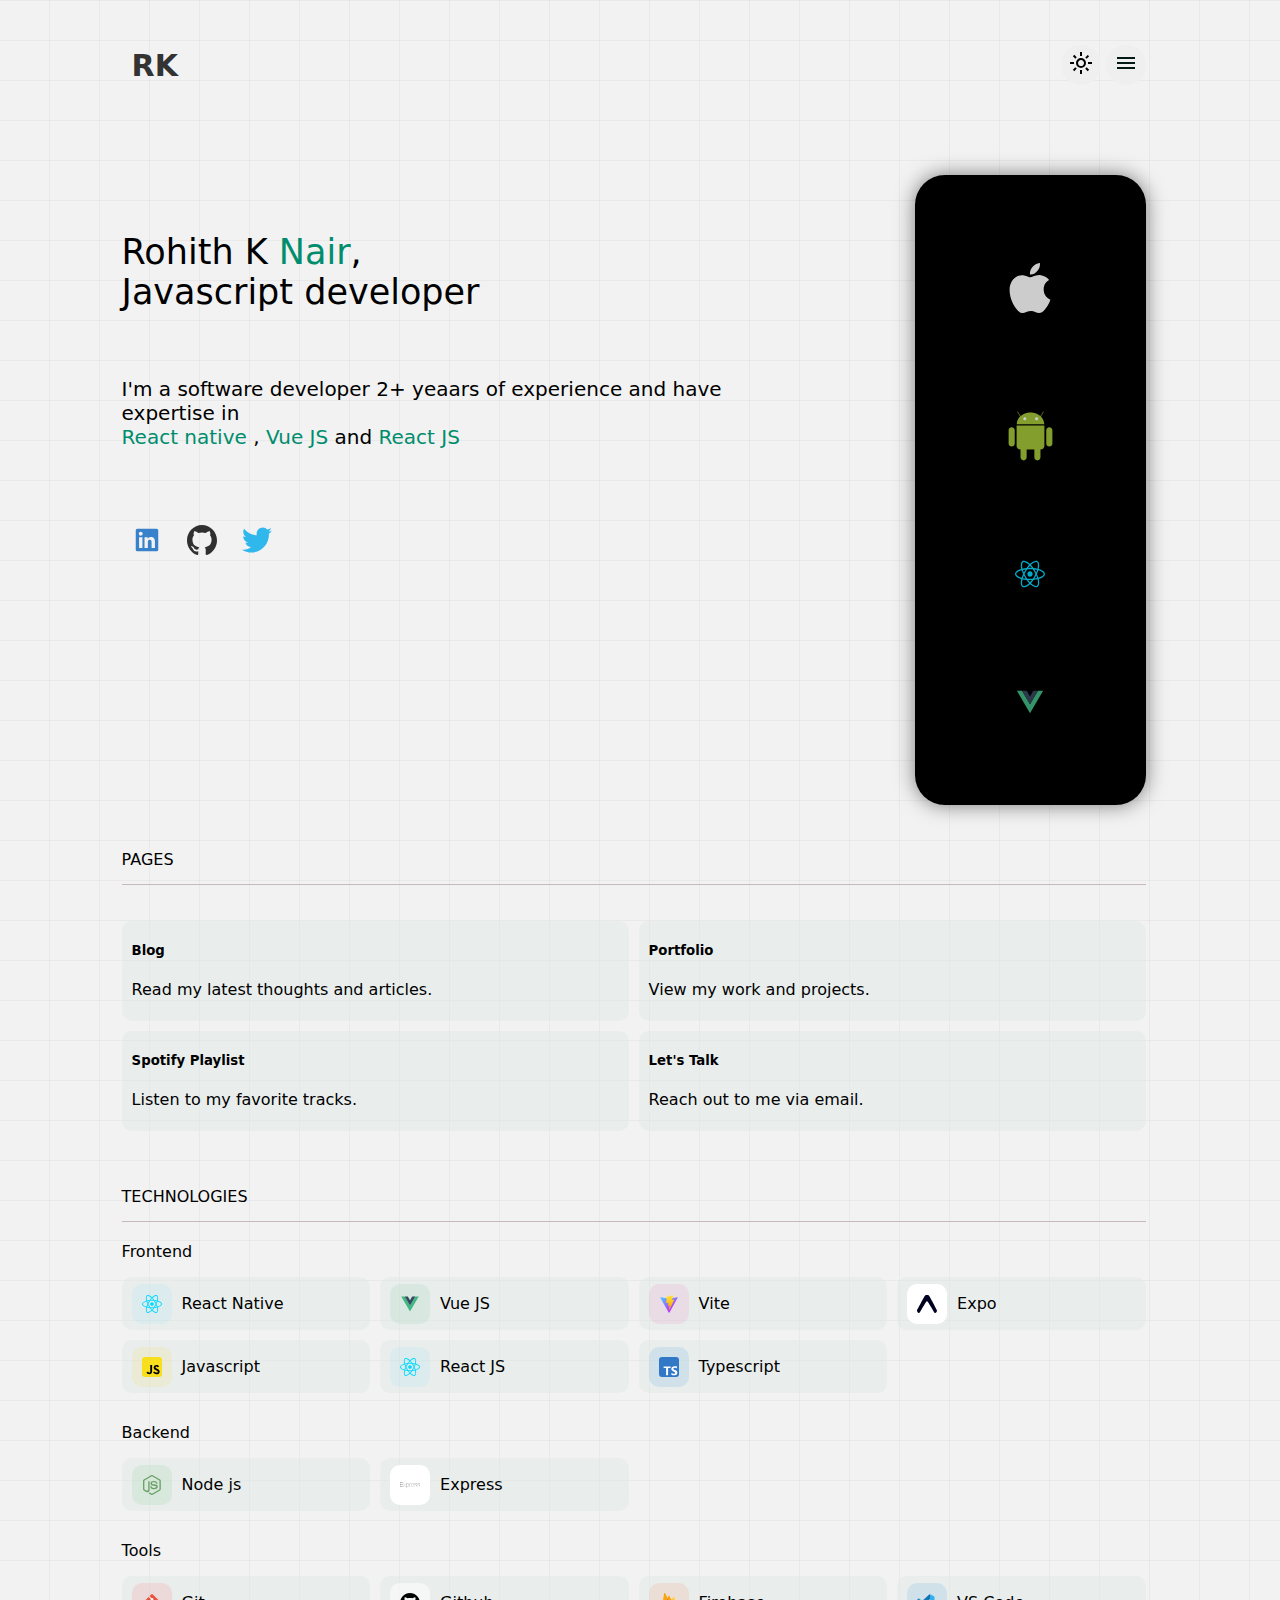
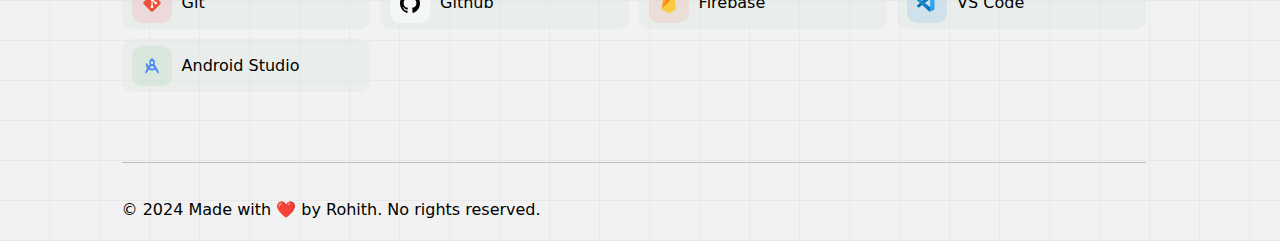
<file: index.html>
<!DOCTYPE html>
<html lang="en">
  <head>
    <meta charset="UTF-8" />
    <meta name="viewport" content="width=device-width, initial-scale=1.0" />
    <title>Rohith</title>
    <link rel="stylesheet" href="./styles/app.css" />
    <link
      rel="stylesheet"
      href="https://cdnjs.cloudflare.com/ajax/libs/font-awesome/4.7.0/css/font-awesome.min.css"
    />
  </head>
  <body>
    <header id="header-body">
      <div>
        <h1><a href=".">RK</a></h1>
        <section>
          <button >
            <img src="./assets/lightmode.svg"/>
          </button>
          <button>
            <img src="./assets/menu.svg"/>
          </button>
        </section>
      </div>
    </header>
    <section class="introduction">
      <div class="introduction-text-body">
        <section>
          <h1>Rohith K <span>Nair</span>,</h1>
          <h1>Javascript developer</h1>
        </section>
        <section class="introduction-text-body-sec">
          <span>I'm a software developer 2+ yeaars of experience and have expertise in</span>
          <span><a class="introduction-links" target="_blank" href="https://reactnative.dev/"> React native </a>,<a class="introduction-links" target="_blank" href="https://vuejs.org/"> Vue JS </a>and<a class="introduction-links" target="_blank" href="https://react.dev/"> React JS</a></span> 
        </section>
        <section class="introduction-socials">
        <a href="https://www.linkedin.com" target="_blank">
            <img src="./assets/linkedin.svg" alt="LinkedIn" class="phone-icon" />
        </a>
        <a href="https://github.com" target="_blank">
            <img src="./assets/github.svg" alt="GitHub" class="phone-icon" />
        </a>
        <a href="https://twitter.com" target="_blank">
            <img src="./assets/twitter.svg" alt="Twitter" class="phone-icon" />
        </a>
        </section>
        
      </div>
      <section class="phone">
        <img src="./assets/apple.svg" alt="Apple" class="phone-icon" />
        <img src="./assets/android-logo.svg" alt="Android" class="phone-icon" />
        <img src="./assets/react.svg" alt="React" class="phone-icon" />
        <img src="./assets/vue.svg" alt="React" class="phone-icon" />
      </section>
    </div>
    
  </section>
  <section  class="introduction technologies pages">
    <span class="technologies-header">PAGES</span>
    <ul class="pages-list-one"></ul>
  </section>
  <section  class="introduction technologies">
      <span class="technologies-header">TECHNOLOGIES</span>
      <span>Frontend</span>
    <ul class="tech-stack-list-one"></ul>
      <span>Backend</span>
    <ul class="tech-stack-list-two tech-stack-list-one">  
    </ul>
      <span>Tools</span>
    <ul class="tech-stack-list-three tech-stack-list-one">
    </ul>
  </section>
  <footer id="footer">
    <span>© 2024 Made with ❤️ by Rohith. No rights reserved.</span>
  </footer>
  </body>
  <script src="./src/app.js"></script>
</html>
</file>
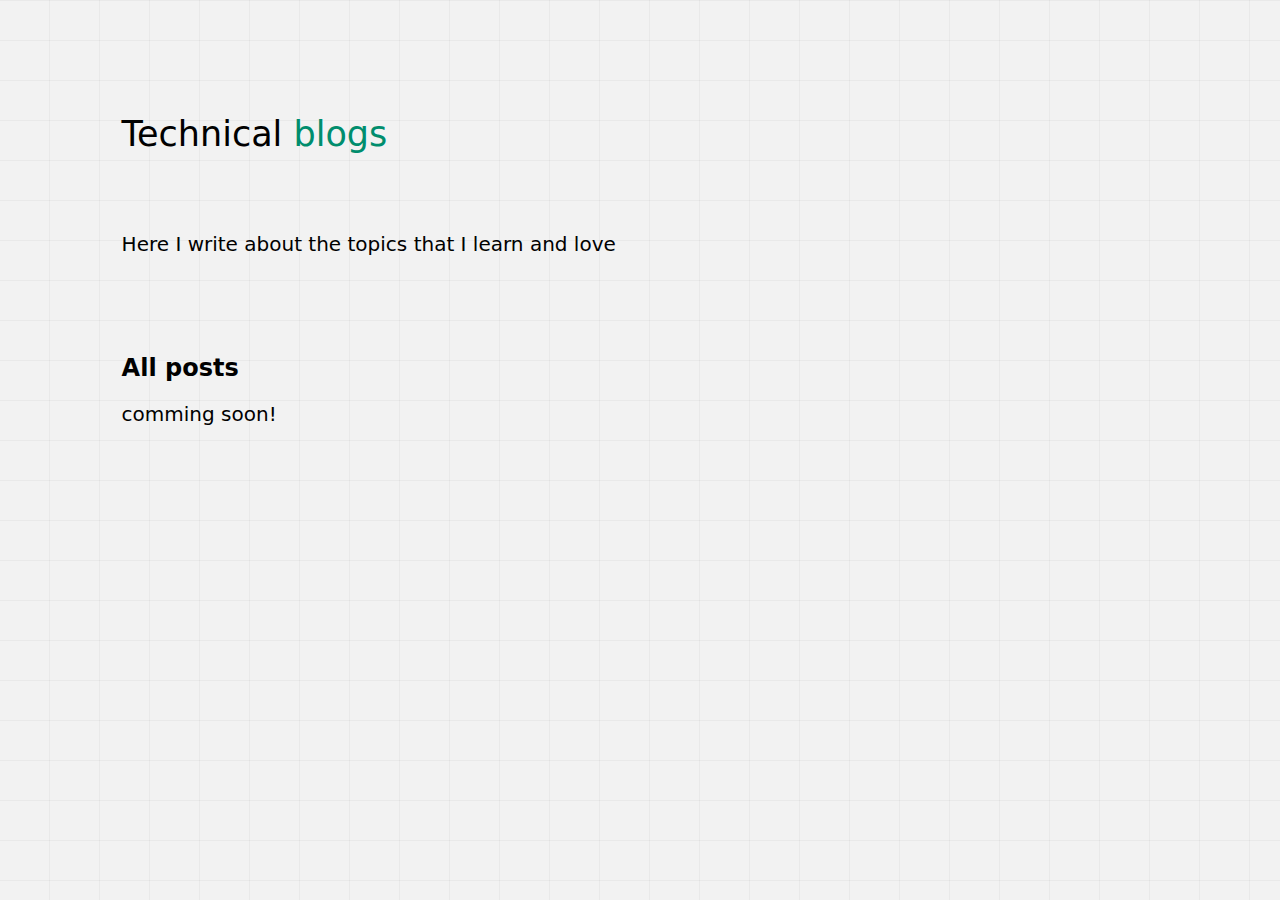
<file: blog.html>
</html>
<!DOCTYPE html>
<html lang="en">
  <head> 
    <meta charset="UTF-8" />
    <meta name="viewport" content="width=device-width, initial-scale=1.0" />
    <title>Rohith</title>
    <link rel="stylesheet" href="./styles/app.css" />
    <link
      rel="stylesheet"
      href="https://cdnjs.cloudflare.com/ajax/libs/font-awesome/4.7.0/css/font-awesome.min.css"
    />
    <body>
        <header class="header-body"></header>
        <div class="introduction">
            <div class="introduction-text-body blog-introduction">
              <section class="introduction-text-body-primary">
                <h1>Technical <span>blogs</span></h1>
              </section>
              <section class="introduction-text-body-sec">
                <span>Here I write about the topics that I learn and love</span>
              </section>
              <section class="introduction-text-body-posts">
                <h2 >All posts</h2>
                <div class="blog-post-each">
                    <span>comming soon!</span>
                </div>
              </section>
</div>
    </body>
    <script src="./src/app.js"></script>
    </html>
</file>
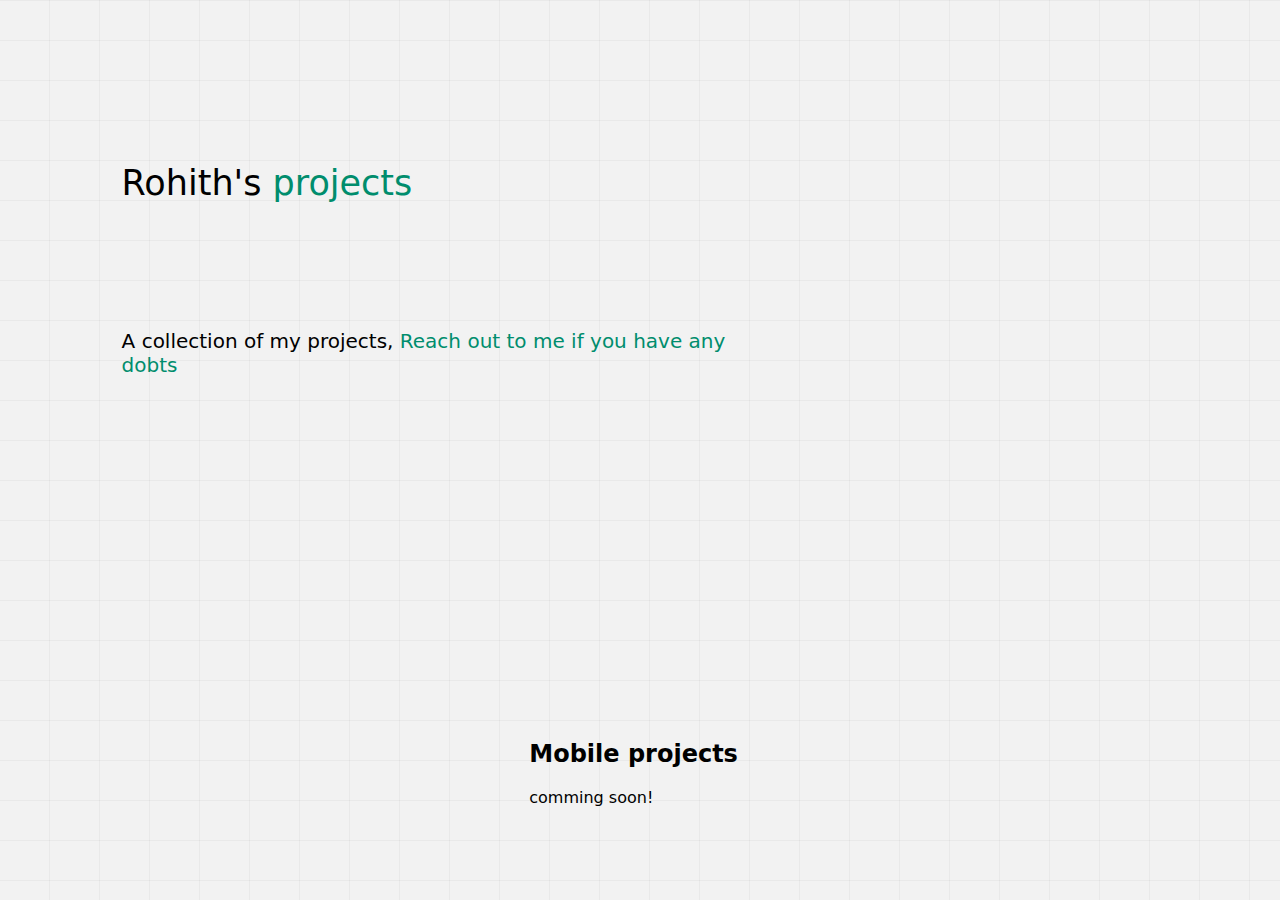
<file: portfolio.html>
<!DOCTYPE html>
<html lang="en">
<head>
    <meta charset="UTF-8">
    <meta name="viewport" content="width=device-width, initial-scale=1.0">
    <link rel="stylesheet" href="./styles/app.css" />

    <title>Rohith K</title>
</head>
<body>
    <header class="header-body"></header>
    <div class="introduction portfolio-heading">
        <div class="introduction-text-body">
          <section class="introduction-text-body-primary">
            <h1>Rohith's<span> projects</span></h1>
          </section>
          <section class="introduction-text-body-sec">
            <span>A collection of my projects, <span class="introduction-links" >Reach out to me if you have any dobts </span></span>  
          </section>
        </div>
        </div>
        <section class="introduction-text-body-posts">
          <h2 >Mobile projects</h2>
          <div class="blog-post-each">
              <span>comming soon!</span>
          </div>
        </section>
</body>
<script src="./src/app.js"></script>

</html>
</file>
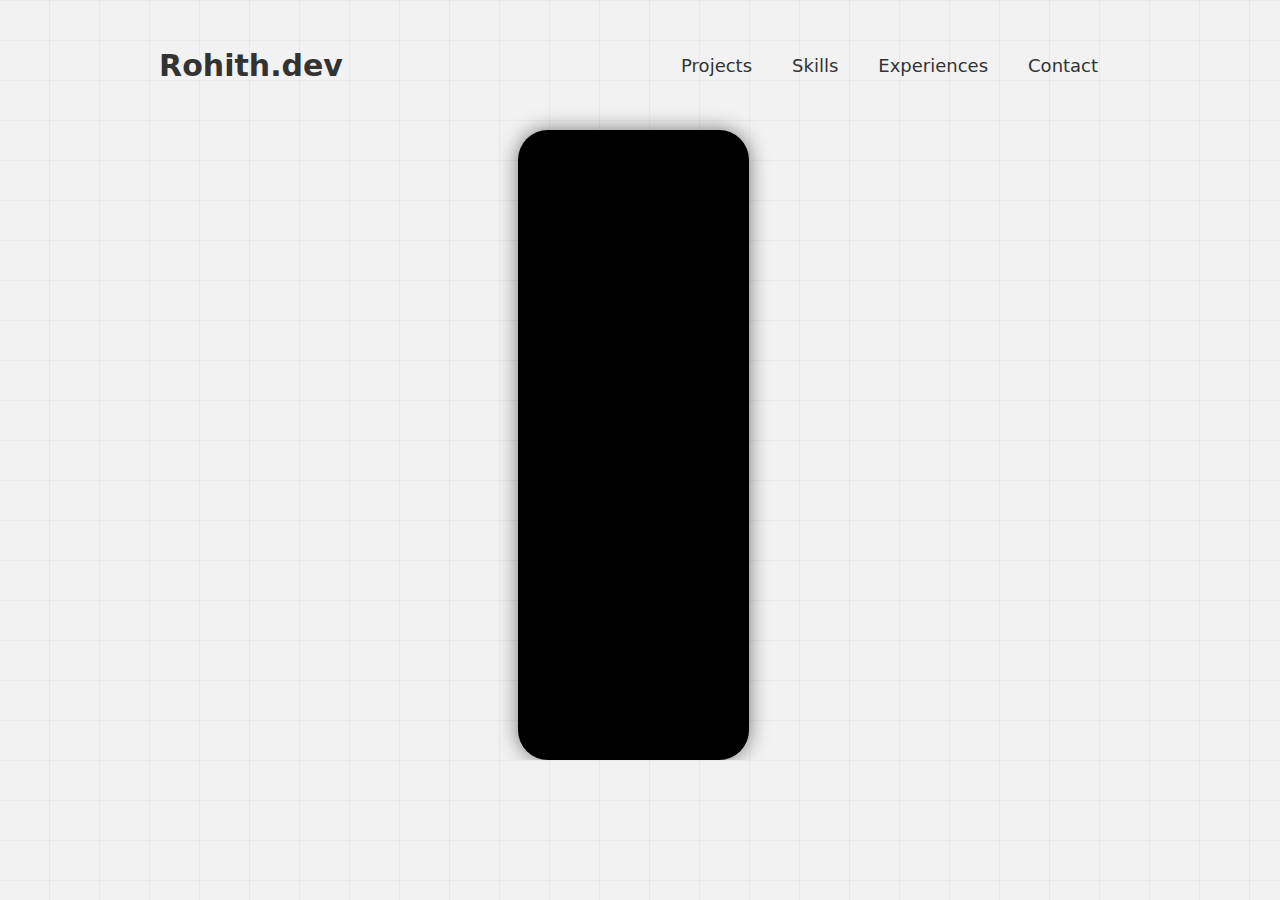
<file: Projects.html>
<!DOCTYPE html>
<html lang="en">
  <head>
    <link rel="stylesheet" href="./styles/app.css" />
    <meta charset="UTF-8" />
    <meta name="viewport" content="width=device-width, initial-scale=1.0" />
    <title>Document</title>
  </head>
  <body>
    <header id="header-body">
      <h2><a href=".">Rohith.dev</a></h2>
      <ul>
        <li><a href="./Projects.html">Projects</a></li>
        <li><a href="">Skills</a></li>
        <li><a href="#">Experiences</a></li>
        <li><a href="#">Contact</a></li>
      </ul>
    </header>
    <section id="projectswrapper">
        <!-- <div class="introduction-text-body">
          <h1>My Projects</h1>
          <span>Explore my journey</span>
        </div> -->
        <div class="phone">
          <div class="screen">
            <div class="gif-container">
                
            </div>
          </div>
  </body>
</html>
</file>
<file: styles/app.css>
:root {
  font-family: Inter, system-ui, Avenir, Helvetica, Arial, sans-serif;
  
}
html {
  overflow-x: hidden; /* Prevent horizontal overflow */
}
body {
  margin: 0;
  padding: 0;
  display: flex;
  flex-direction: column;
  align-items: center;
  justify-content: center;
  width: 99vw;
  position: absolute;
  overflow-x: hidden; /* Prevent horizontal overflow */
  background:
        linear-gradient(-90deg, rgba(0, 0, 0, .04) 1px, transparent 1px),
        linear-gradient(rgba(0,0,0,.04) 1px, transparent 1px),
        #f2f2f2;
    background-size:
        50px 50px,
        40px 40px,
        80px 80px,
        80px 80px,
        80px 80px,
        80px 80px,
        80px 80px,
        80px 80px;
background-color: #f2f2f2;
}

body::-webkit-scrollbar {
  display: none; /* Safari and Chrome */
}

button {
  width: 40px;
  height: 40px;
  border-radius: 50%;
  border: none;
  cursor: pointer;
  font-size: 30px;
}
#header-body {
  padding: 20px;
  display: flex;
  align-items: center;
  justify-content: space-around;
  width: 100%;
  height: 10vh;
}
#header-body div{
  display: flex;
  width: 80vw;
  /* border: 1px black solid; */
  align-self: center;
  justify-content: space-between;
  align-items: center;
  justify-self: center;
}



#header-body ul {
  list-style-type: none;
  margin: 0;
  padding: 0;
  display: flex;
  padding-right: 10px;
}

#header-body li {
  margin-left: 20px;
  position: relative;
}
#header-body a {
  color: #333;
  text-decoration: none;
  padding: 5px 10px;
  transition: all 0.4s ease;
  font-size: 30px;
}

#header-body li a {
  color: #333;
  text-decoration: none;
  padding: 5px 10px;
  transition: all 0.4s ease;
  font-size: 18px;
}

#header-body li a:hover {
  background-color: #333;
  color: white;
}


#footer {
  height: 30vh;
}
.Projects-body{
  display: flex;
  width: 90vw;
  justify-content: space-between;
  align-items: center;
}
.phone {
  display: flex;
  flex-direction: column;
  justify-content: space-evenly; 
  align-items: center; 
  width: 18vw;
  min-width: 60px;
  height: 70vh;
  background-color: #000;
  border-radius: 30px;
  overflow: hidden;
  box-shadow: 0 0 20px rgba(0, 0, 0, 0.5);
  position: relative; 
 
}


.phone:hover{
  box-shadow: 0 0 20px rgba(0, 0, 0, 1);
}

.phone-icon {
  max-width: 50px; /* Adjust size as needed */
  max-height: 50px; /* Adjust size as needed */
  opacity: 0.8; /* Slight transparency */
  margin: 10px; /* Adds space between icons */
}
.phone-icon:hover {
  transform: scale(1.1); /* Enlarge on hover */
  transition: transform 0.3s ease-in-out;
}

.introduction {
  display: flex;
  flex-direction: row;
  width: 80vw;
  height: 80vh;
  align-items: center;
  justify-content: space-between;
  /* border: 1px black solid; */
}
.introduction-text-body {
  display: flex;
  position: relative;
  /* border: 1px black solid; */
  flex-direction: column;
  justify-content: space-evenly;
  bottom: 10vh;
  width: 60%;
  height: 65%;
  
}

.introduction-text-body-sec{
  display: flex;
  flex-direction: column;
}
.introduction-text-body-sec a{
  text-decoration: none;
}

.introduction-text-body h1 {
  font-size: 35px;
  font-weight: 400;
  padding:0;
  margin:0;
}
.introduction-text-body h1 span{
  font-size: 35px;
  font-weight: 400;
  color: #008D6D;
  padding:0;
  margin:0;
}
.introduction-links{
  color: #008D6D;
}
.introduction-socials{


}
.introduction-socials a{
  text-decoration: none;
}
.introduction-text-body span {
  font-size: 20px;
  font-weight: 360;
}
.introduction button {
  width: 40px;
  height: 40px;
  border-radius: 50%;
  border: none;
}

.introduction-quote p{
  padding:none;
  margin:none;
}
.introduction-quote-author{
  color: rgb(141, 141, 141);
}
.pages{
  /* border:1px black solid; */
  display: flex;
  align-items: flex-start;
  justify-content: flex-start;
  height: fit-content;
  width: 80vw;
}
.technologies{
  display: flex;
  flex-direction: column;
  align-items: flex-start;
  height: fit-content;
  margin-bottom: 40px;
}
.technologies-header{
  margin-bottom: 20px;
  padding-bottom: 15px;
  border-bottom: 1px rgb(199, 185, 185) solid;
  width: 80vw;
}
.pages-list-one{
  /* border:1px black solid; */
  display: grid;
  row-gap: 10px;
  column-gap: 10px;
  width: 100%;
  grid-template-columns: repeat(auto-fill, minmax(340px, 1fr));
  list-style-type: none;
  padding:0;
  
}
.pages-list-one a{
  text-decoration: none;
  color:#000
}

.tech-stack-list-one{
  padding:0;
  width:100%;
  list-style-type: none;
  display:grid;
  row-gap: 10px;
  column-gap: 10px;
  grid-template-columns: repeat(auto-fill, minmax(210px, 1fr));
  margin-bottom: 30px;
  
}
.tech-stack-image-container{
  /* border:1px black solid; */
  border-radius: 10px;
  width: 40px;
  height: 40px;
  display: flex;
  align-items: center;
  justify-content: center;
}
.tech-stack-variable{
  width: 20px;
  height: 20px;
}
.each-page-stack-container{
  display: flex;
  flex-direction: column;
  padding-left:10px;
  align-items: flex-start;
  height: 100px;
  border-radius: 10px;
  background: rgba(223, 233, 231, .5);
  
}
.each-tech-stack-container{
  display: flex;
  padding-left:10px;
  align-items: center;
  height: 53px;
  border-radius: 10px;
  background: rgba(223, 233, 231, .5);
  
}
.each-tech-stack-container span{
  padding-left: 10px;
}
#footer{
  width:  80vw;
  border-top: 1px rgb(199, 185, 185) solid;
  display: flex;
  align-items: center;
  /* justify-content: center; */
  height: 7vh;
  padding-top: 15px;
}
</file>
